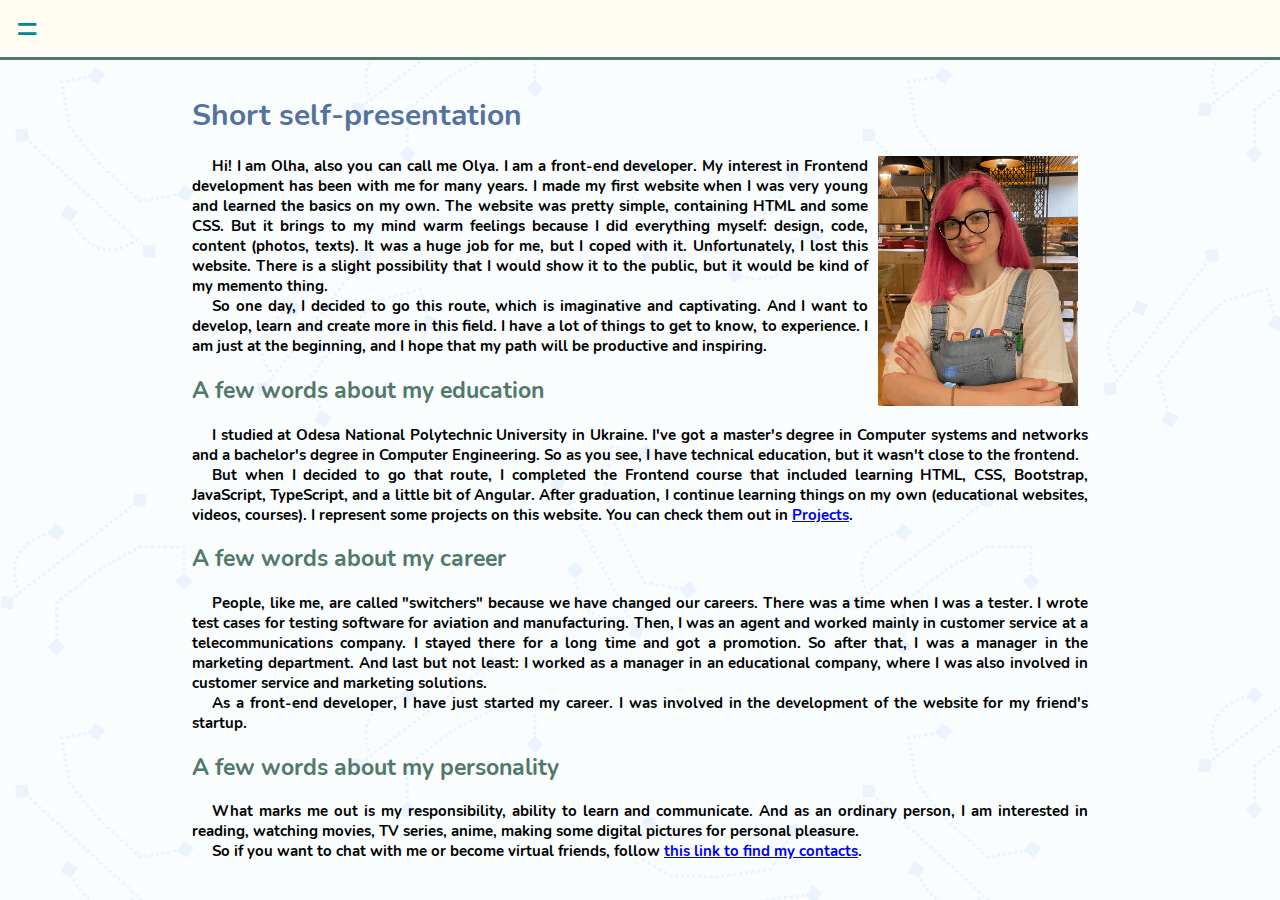
<file: doc/about.html>
<!DOCTYPE html>
<html lang="en">
<head>
    <meta charset="UTF-8">
    <meta http-equiv="X-UA-Compatible" content="IE=edge">
    <meta name="viewport" content="width=device-width, initial-scale=1.0">
    <meta name="author" content="Olha Hubych">
    <title>About Olha</title>

    <link rel="icon" href="../favicon.png">
    <link rel="stylesheet" href="../css/style.css">
</head>
<body class="bg-style-body">
    <div class="navigation-block">
        <button class="open-nav" id="openNav">&#61;</button>
        <nav>
            <div class="moving-nav" id="movingNav">
                <button class="close-nav" id="closeNav">&times;</button>
                <div class="menu-part moving-nav-links">
                    <a href="../index.html">Main</a>
                    <a href="./projects.html">Projects</a>
                    <a href="./contacts.html">Contacts</a>
                    <a href="./contacts.html#sayHi">Say Hi</a>
                </div>
            </div>
        </nav>
    </div>
    <main class="about">
        <div class="text">
            <h1>Short self-presentation</h1>
            <img src="../img/aboutMePic.png" alt="Olha - Front photo">
            <p>
                Hi! I am Olha, also you can call me Olya. I am a front-end developer. My interest in Frontend development has been with me for many years. 
                I made my first website when I was very young and learned the basics on my own. The website was pretty simple, containing HTML and some CSS. 
                But it brings to my mind warm feelings because I did everything myself: design, code, content (photos, texts). It was a huge job for me, 
                but I coped with it. Unfortunately, I lost this website. There is a slight possibility that I would show it to the public, but it would be 
                kind of my memento thing.
            </p>
            <p>
                So one day, I decided to go this route, which is imaginative and captivating. And I want to develop, learn and create more in this field. 
                I have a lot of things to get to know, to experience. I am just at the beginning, and I hope that my path will be productive and inspiring. 
            </p>
            <h2>A few words about my education</h2>
            <p>
                I studied at Odesa National Polytechnic University in Ukraine.
                I've got a master's degree in Computer systems and networks and a bachelor's degree in Computer Engineering. So as you see, I have technical education, 
                but it wasn't close to the frontend. 
            </p>
            <p>
                But when I decided to go that route, I completed the Frontend course that included learning HTML, CSS, Bootstrap, JavaScript, TypeScript, and a little 
                bit of Angular. After graduation, I continue learning things on my own (educational websites, videos, courses). I represent some projects on this website. 
                You can check them out in <a href="http://olhahubych.com/doc/projects.html" target="_self">Projects</a>. 
            </p>
            
            <h2>A few words about my career</h2>
            <p>
                People, like me, are called "switchers" because we have changed our careers. There was a time when I was a tester. I wrote test cases for testing software 
                for aviation and manufacturing. Then, I was an agent and worked mainly in customer service at a telecommunications company. I stayed there for a long time 
                and got a promotion. So after that, I was a manager in the marketing department. And last but not least: I worked as a manager in an educational company, 
                where I was also involved in customer service and marketing solutions. 
            </p>
            <p>
                As a front-end developer, I have just started my career. I was involved in the 
                development of the website for my friend's startup. 
            </p>

            <h2>A few words about my personality</h2>
            <p>
                What marks me out is my responsibility, ability to learn and communicate. And as an ordinary person, I am interested in reading, watching movies, TV series, anime, making some digital pictures for personal pleasure. 
            </p>
            <p>
                So if you want to chat with me or become virtual friends, follow <a href="http://olhahubych.com/doc/contacts.html">this link to find my contacts</a>.
            </p>
        </div> 
    </main>
    <script src="../js/projects.js"></script>
</body>
</html>
</file>
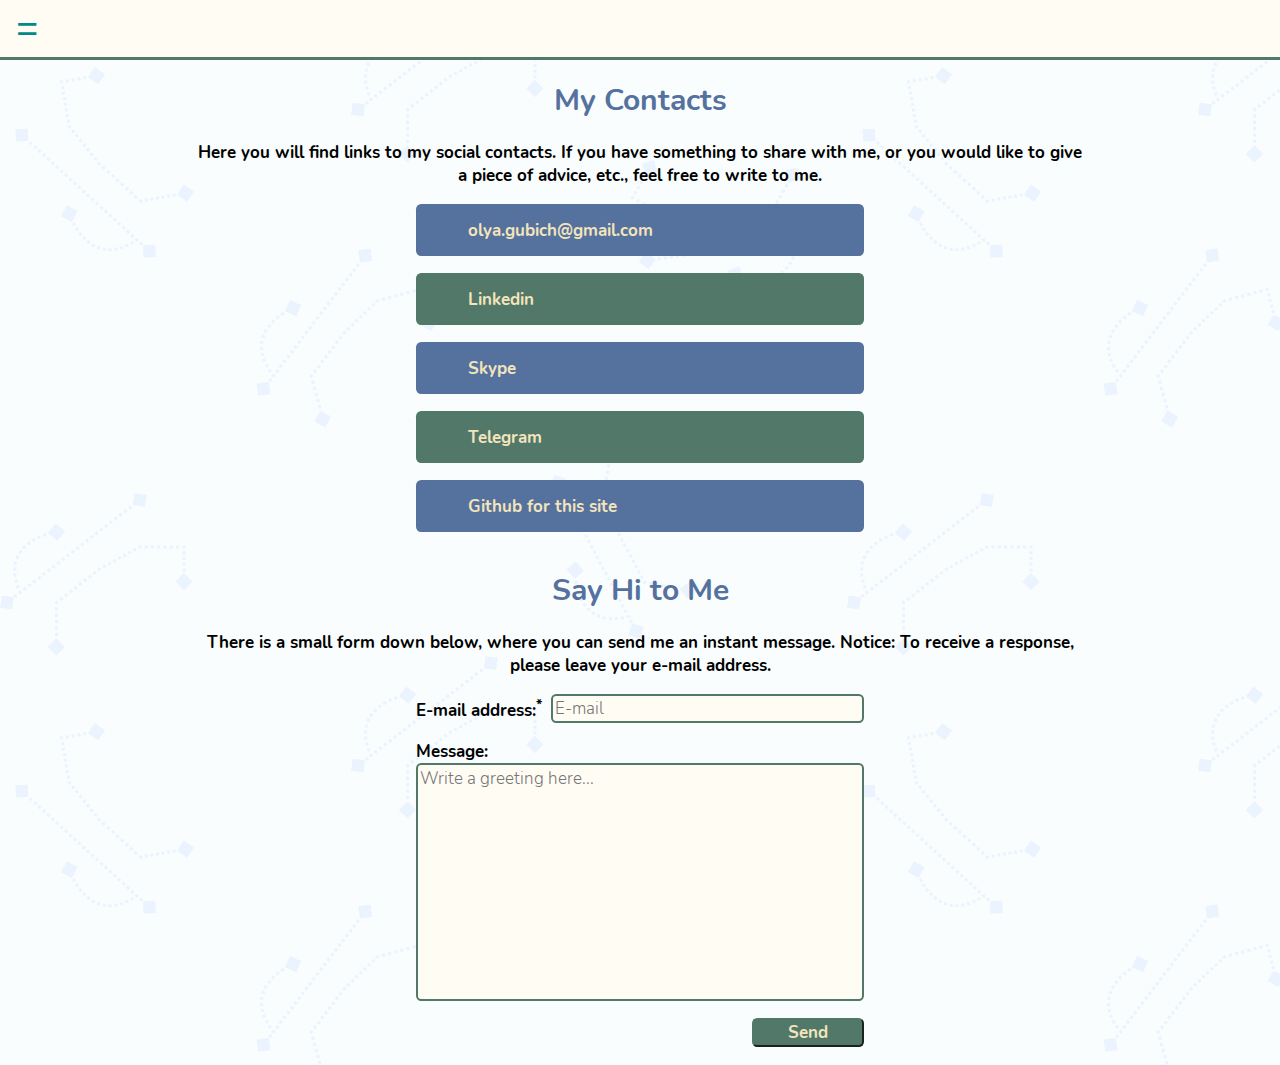
<file: doc/contacts.html>
<!DOCTYPE html>
<html lang="en">
    <head>
        <meta charset="UTF-8">
        <meta http-equiv="X-UA-Compatible" content="IE=edge">
        <meta name="viewport" content="width=device-width, initial-scale=1.0">
        <meta name="author" content="Olha Hubych">
        <title>Contacts</title>
    
        <link rel="icon" href="../favicon.png">
        <link rel="stylesheet" href="../css/style.css">
        <link rel="stylesheet" href="https://cdnjs.cloudflare.com/ajax/libs/font-awesome/5.15.3/css/all.min.css" integrity="sha512-iBBXm8fW90+nuLcSKlbmrPcLa0OT92xO1BIsZ+ywDWZCvqsWgccV3gFoRBv0z+8dLJgyAHIhR35VZc2oM/gI1w==" crossorigin="anonymous" referrerpolicy="no-referrer" />
    </head>
<body class="bg-style-body">
    <div class="navigation-block">
        <button class="open-nav" id="openNav">&#61;</button>
        <nav>
            <div class="moving-nav" id="movingNav">
                <button class="close-nav" id="closeNav">&times;</button>
                <div class="menu-part moving-nav-links">
                    <a href="../index.html">Main</a>
                    <a href="./about.html">About Me</a>
                    <a href="./projects.html">Projects</a>
                </div>
            </div>
        </nav>
    </div>
    <main class="contacts">
        <h1>My Contacts</h1>
        <p>Here you will find links to my social contacts. If you have something to share with me, 
            or you would like to give a piece of advice, etc., feel free to write to me.
        </p>
        <ul>
            <li><a href="mailto:olya.gubich@gmail.com"><i class="icon-style fas fa-envelope"></i>olya.gubich@gmail.com </a></li>
            <li><a href="https://linkedin.com/in/olha-hubych" target="_blank"><i class="icon-style fab fa-linkedin"></i>Linkedin</a></li>
            <li><a href="skype:o.gubich?chat"><i class="icon-style fab fa-skype"></i>Skype</a></li>
            <li><a href="https://t.me/olhahubych"><i class="icon-style fab fa-telegram"></i>Telegram</a></li>
            <li><a href="https://github.com/OlhaHubych/Portfolio" target="_blank"><i class="icon-style fab fa-github-square"></i>Github for this site</a></li>
        </ul>

        <h1 id="sayHi">Say Hi to Me</h1>
        <p>There is a small form down below, where you can send me an instant message. Notice: To receive a response, please leave your e-mail address.</p>
        
        <form action="sendMessage.php" method="post" class="formMsgBox">
            <div class="emailBox">  
                <label for="email">E-mail address:<sup>*</sup></label>
                <input type="email" id="email" placeholder="E-mail" required name="email">
            </div>
            <label for="msgToMe">Message:</label>
            <textarea name="messageToMe" id="msgToMe" class="textBox" cols="50" rows="10" maxlength="500" placeholder="Write a greeting here..." required></textarea>
            <button class="sendMsgBtn" type="submit">Send</button>
        </form>

    </main>
    <script src="../js/projects.js"></script>
</body>
</html>
</file>
<file: css/style.css>
@font-face {
  font-family: forAllSite;
  src: url(../fonts/Nunito/Nunito-Light.ttf);
}

@font-face {
  font-family: forAllSiteBold;
  src: url(../fonts/Nunito/Nunito-Bold.ttf);
}

@font-face {
  font-family: forNavigationLinks;
  src: url(../fonts/Itim/Itim-Regular.ttf);
}

nav {
  height: 100vh;
  width: 100%;
  display: -webkit-box;
  display: -ms-flexbox;
  display: flex;
}

nav .menu-part {
  width: 45%;
  background-color: #fffcf4;
  display: -webkit-box;
  display: -ms-flexbox;
  display: flex;
  -webkit-box-orient: vertical;
  -webkit-box-direction: normal;
      -ms-flex-direction: column;
          flex-direction: column;
  -webkit-box-pack: center;
      -ms-flex-pack: center;
          justify-content: center;
  -webkit-box-align: center;
      -ms-flex-align: center;
          align-items: center;
}

nav .menu-part a {
  height: 50px;
  font-size: 2rem;
  font-family: forNavigationLinks;
  letter-spacing: 5px;
  text-decoration: none;
  color: #517869;
}

nav .menu-part a:hover {
  color: #008b8b;
}

nav .menu-part a:hover::after {
  content: "\2022";
  display: block;
  line-height: 0.2;
  width: -webkit-fit-content;
  width: -moz-fit-content;
  width: fit-content;
  height: -webkit-fit-content;
  height: -moz-fit-content;
  height: fit-content;
  margin: 0 auto;
  color: #9e9e9e;
}

@media screen and (max-width: 320px) {
  nav .menu-part a {
    font-size: 1.5rem;
    height: 35px;
  }
}

@media screen and (min-width: 321px) and (max-width: 425px) {
  nav .menu-part a {
    font-size: 1.5rem;
    height: 40px;
  }
}

@media screen and (min-width: 426px) and (max-width: 768px) {
  nav .menu-part a {
    font-size: 2rem;
    height: 45px;
  }
}

.navigation-block {
  width: 100%;
  height: 60px;
  background-color: #fffcf4;
  border-bottom: 3px solid #517869;
  display: -webkit-box;
  display: -ms-flexbox;
  display: flex;
  -webkit-box-pack: justify;
      -ms-flex-pack: justify;
          justify-content: space-between;
}

.navigation-block .open-nav {
  width: 57px;
  height: 57px;
  border: none;
  padding: 0;
  background-color: #fffcf4;
  color: #517869;
  font-size: 2rem;
  cursor: pointer;
}

.navigation-block .open-nav:hover {
  color: #008b8b;
}

@media screen and (min-width: 769px) {
  .navigation-block .open-nav {
    font-size: 2.5rem;
  }
}

.navigation-block .moving-nav {
  display: -webkit-box;
  display: -ms-flexbox;
  display: flex;
  margin: 0;
  padding: 0;
  width: 100%;
  height: 0;
  position: fixed;
  top: 0;
  left: 0;
  z-index: 1;
  overflow-y: hidden;
  background-color: #fffcf4;
  -webkit-transition: 1s ease-out;
  transition: 1s ease-out;
}

.navigation-block .moving-nav .moving-nav-links {
  width: 100%;
}

.navigation-block .moving-nav .moving-nav-links a {
  -webkit-transition: 0.1s;
  transition: 0.1s;
  overflow: hidden;
}

.navigation-block .moving-nav .close-nav {
  position: absolute;
  top: 0;
  left: 0;
  width: 59px;
  height: 59px;
  padding: 0;
  font-size: 2rem;
  border: none;
  background-color: #fffcf4;
  color: #517869;
  cursor: pointer;
}

.navigation-block .moving-nav .close-nav:hover {
  color: #008b8b;
}

@media screen and (min-width: 769px) {
  .navigation-block .moving-nav .close-nav {
    font-size: 2.5rem;
  }
}

.img-part {
  width: 55%;
}

.img-part img {
  width: 100%;
  height: 100vh;
  -o-object-fit: cover;
     object-fit: cover;
}

@font-face {
  font-family: forAllSite;
  src: url(../fonts/Nunito/Nunito-Light.ttf);
}

@font-face {
  font-family: forAllSiteBold;
  src: url(../fonts/Nunito/Nunito-Bold.ttf);
}

@font-face {
  font-family: forNavigationLinks;
  src: url(../fonts/Itim/Itim-Regular.ttf);
}

section {
  width: 100%;
  height: -webkit-fit-content;
  height: -moz-fit-content;
  height: fit-content;
  padding: 0 10px;
  font-family: forAllSite;
}

section > h1 {
  font-family: forAllSiteBold;
  font-size: 2rem;
  text-align: center;
  color: #55719e;
}

@media screen and (max-width: 425px) {
  section > h1 {
    font-size: 1.5rem;
  }
}

section .projects-grid {
  display: -ms-grid;
  display: grid;
  -ms-grid-rows: auto;
      grid-template-rows: auto;
  gap: 10px;
  width: 100%;
  height: -webkit-fit-content;
  height: -moz-fit-content;
  height: fit-content;
  margin-bottom: 10px;
}

section .projects-grid .block {
  -ms-flex-item-align: stretch;
      align-self: stretch;
  height: 100%;
  background-color: #55719e;
  color: #f3e4bb;
  display: -webkit-box;
  display: -ms-flexbox;
  display: flex;
  -webkit-box-orient: vertical;
  -webkit-box-direction: normal;
      -ms-flex-direction: column;
          flex-direction: column;
  border-radius: 2em;
  text-align: center;
}

section .projects-grid .block .image {
  width: 100%;
  height: 200px;
  display: -webkit-box;
  display: -ms-flexbox;
  display: flex;
  -webkit-box-orient: vertical;
  -webkit-box-direction: normal;
      -ms-flex-direction: column;
          flex-direction: column;
  color: white;
  position: relative;
}

section .projects-grid .block .image img {
  width: 100%;
  height: 200px;
  border-radius: 2em;
  -o-object-fit: cover;
     object-fit: cover;
}

section .projects-grid .block .image .tech-btn {
  width: 100%;
  height: -webkit-fit-content;
  height: -moz-fit-content;
  height: fit-content;
  font-size: 1.15rem;
  border-bottom-left-radius: 1.7em;
  border-bottom-right-radius: 1.7em;
  -webkit-backdrop-filter: blur(2px) brightness(0.8);
          backdrop-filter: blur(2px) brightness(0.8);
  position: absolute;
  bottom: -0.5%;
  -webkit-user-select: none;
     -moz-user-select: none;
      -ms-user-select: none;
          user-select: none;
  outline: none;
}

section .projects-grid .block .image .tech-btn ul {
  list-style: none;
  padding: 0;
  margin: 10px 0;
  display: -webkit-box;
  display: -ms-flexbox;
  display: flex;
  -webkit-box-pack: space-evenly;
      -ms-flex-pack: space-evenly;
          justify-content: space-evenly;
  outline: none;
}

section .projects-grid .block .image .tech-btn ul li {
  position: relative;
  line-height: 1;
  outline: none;
  /*
                            .fab {
                                &:hover + .popout-menu {
                                    visibility: visible;
                                }
                            }
                            */
}

section .projects-grid .block .image .tech-btn ul li .popout-menu {
  position: absolute;
  bottom: 100%;
  left: -180%;
  visibility: hidden;
  width: 70px;
  padding: 2px 0;
  background-color: azure;
  color: black;
  font-size: 0.8rem;
  outline: none;
}

section .projects-grid .block .description {
  width: 100%;
  height: 100%;
  padding: 0 5px;
  display: -webkit-box;
  display: -ms-flexbox;
  display: flex;
  -webkit-box-orient: vertical;
  -webkit-box-direction: normal;
      -ms-flex-direction: column;
          flex-direction: column;
  -webkit-box-pack: justify;
      -ms-flex-pack: justify;
          justify-content: space-between;
}

section .projects-grid .block .description .mark-link-text > a {
  font-family: forAllSite;
  color: #f3e4bb;
}

section .projects-grid .block .description .mark-link-text > a:visited {
  color: #c1c1fd;
}

section .projects-grid .block .description ul {
  list-style: none;
  padding: 0;
  display: -webkit-box;
  display: -ms-flexbox;
  display: flex;
  -ms-flex-wrap: wrap;
      flex-wrap: wrap;
  -webkit-box-pack: space-evenly;
      -ms-flex-pack: space-evenly;
          justify-content: space-evenly;
}

section .projects-grid .block .description ul li a {
  display: block;
  text-decoration: none;
  font-family: forAllSiteBold;
  font-weight: bold;
  line-height: 37px;
  height: 40px;
  border-radius: 20px;
  background-color: #bed1e7;
  border: 2px solid #08b6f1;
}

section .projects-grid .block .description ul li:first-child {
  width: 140px;
}

section .projects-grid .block .description ul li:last-child {
  width: 40px;
}

@supports (-moz-appearance: none) {
  section .projects-grid .block .tech-btn {
    background: rgba(125, 125, 118, 0.7);
  }
}

@media screen and (max-width: 250px) {
  section {
    width: -webkit-fit-content;
    width: -moz-fit-content;
    width: fit-content;
  }
  .description {
    height: -webkit-fit-content;
    height: -moz-fit-content;
    height: fit-content;
  }
}

@media screen and (min-width: 401px) and (max-width: 530px) {
  section {
    width: 95%;
    margin: 0 auto;
  }
  .projects-grid {
    -ms-grid-columns: (1fr)[1];
        grid-template-columns: repeat(1, 1fr);
    -ms-grid-column-align: center;
        justify-self: center;
    width: -webkit-fit-content;
    width: -moz-fit-content;
    width: fit-content;
    margin: 0 auto;
  }
}

@media screen and (min-width: 531px) and (max-width: 800px) {
  .projects-grid {
    -ms-grid-columns: (1fr)[2];
        grid-template-columns: repeat(2, 1fr);
  }
}

@media screen and (min-width: 801px) and (max-width: 1060px) {
  .projects-grid {
    -ms-grid-columns: (1fr)[3];
        grid-template-columns: repeat(3, 1fr);
  }
}

@media screen and (min-width: 1061px) and (max-width: 1450px) {
  .projects-grid {
    -ms-grid-columns: (1fr)[4];
        grid-template-columns: repeat(4, 1fr);
  }
}

@media screen and (min-width: 1451px) and (max-width: 2000px) {
  .projects-grid {
    -ms-grid-columns: (1fr)[5];
        grid-template-columns: repeat(5, 1fr);
  }
  .projects-grid .block:last-child {
    -ms-grid-column: 3;
    grid-column: 3/3;
  }
}

@media screen and (min-width: 2001px) {
  .projects-grid {
    -ms-grid-columns: (1fr)[6];
        grid-template-columns: repeat(6, 1fr);
  }
}

@font-face {
  font-family: forAllSite;
  src: url(../fonts/Nunito/Nunito-Light.ttf);
}

@font-face {
  font-family: forAllSiteBold;
  src: url(../fonts/Nunito/Nunito-Bold.ttf);
}

@font-face {
  font-family: forNavigationLinks;
  src: url(../fonts/Itim/Itim-Regular.ttf);
}

.bg-style-body {
  background-image: url(../img/bg.png);
  background-color: #F9FDFD;
}

.bg-style-body .about {
  font-family: forAllSiteBold;
  font-size: 1rem;
}

.bg-style-body .about .text {
  width: 70%;
  margin: 0 auto;
  text-align: justify;
  padding: 15px 0;
}

.bg-style-body .about .text h1 {
  text-align: left;
  color: #55719e;
}

.bg-style-body .about .text h2 {
  text-align: left;
  color: #517869;
}

.bg-style-body .about .text img {
  float: right;
  width: 200px;
  height: 250px;
  margin: 0 10px;
}

.bg-style-body .about .text p {
  text-indent: 20px;
  margin: 0;
}

@media screen and (max-width: 320px) {
  .bg-style-body .about {
    font-size: 0.8rem;
  }
  .bg-style-body .about .text {
    width: 90%;
  }
  .bg-style-body .about .text img {
    display: block;
    margin: 0 auto 10px;
    float: none;
    width: 60%;
    height: auto;
  }
  .bg-style-body .about .text h1 {
    font-size: 1.5rem;
  }
}

@media screen and (min-width: 321px) and (max-width: 425px) {
  .bg-style-body .about .text {
    font-size: 0.9rem;
  }
  .bg-style-body .about .text h1 {
    font-size: 1.5rem;
  }
}

@media screen and (min-width: 321px) and (max-width: 666px) {
  .bg-style-body .about .text {
    width: 90%;
  }
  .bg-style-body .about .text img {
    display: block;
    margin: 0 auto 10px;
    float: none;
  }
}

@font-face {
  font-family: forAllSite;
  src: url(../fonts/Nunito/Nunito-Light.ttf);
}

@font-face {
  font-family: forAllSiteBold;
  src: url(../fonts/Nunito/Nunito-Bold.ttf);
}

@font-face {
  font-family: forNavigationLinks;
  src: url(../fonts/Itim/Itim-Regular.ttf);
}

.contacts {
  font-family: forAllSiteBold;
  font-size: 1.15rem;
  text-align: center;
  width: 70%;
  margin: 0 auto;
}

.contacts h1 {
  color: #55719e;
  font-size: 2rem;
}

.contacts ul {
  width: 50%;
  margin: 0 auto;
  display: -webkit-box;
  display: -ms-flexbox;
  display: flex;
  -webkit-box-orient: vertical;
  -webkit-box-direction: normal;
      -ms-flex-direction: column;
          flex-direction: column;
  list-style: none;
  padding: 0;
}

.contacts ul li a {
  display: -webkit-box;
  display: -ms-flexbox;
  display: flex;
  width: 100%;
  -webkit-box-orient: horizontal;
  -webkit-box-direction: reverse;
      -ms-flex-direction: row-reverse;
          flex-direction: row-reverse;
  -webkit-box-align: center;
      -ms-flex-align: center;
          align-items: center;
  -webkit-box-pack: justify;
      -ms-flex-pack: justify;
          justify-content: space-between;
  min-height: 3em;
  margin-bottom: 1em;
  padding: 0 3em;
  border-radius: 0.3em;
  background-color: #55719e;
  color: #f3e4bb;
  text-decoration: none;
}

.contacts ul li a .icon-style {
  color: #f3e4bb;
  font-size: 2rem;
  -webkit-transform: rotate(9deg);
          transform: rotate(9deg);
}

.contacts ul li:nth-child(even) a {
  background-color: #517869;
}

.contacts .formMsgBox {
  display: -webkit-box;
  display: -ms-flexbox;
  display: flex;
  -webkit-box-orient: vertical;
  -webkit-box-direction: normal;
      -ms-flex-direction: column;
          flex-direction: column;
  margin: 0 auto;
}

.contacts .formMsgBox > label {
  -ms-flex-item-align: start;
      align-self: flex-start;
}

.contacts .formMsgBox .textBox {
  resize: none;
  border: 2px solid #517869;
  border-radius: 0.3em;
  margin-bottom: 1em;
  font-family: forAllSite;
  font-size: 1.15rem;
  outline: none;
  background-color: #fffcf4;
}

.contacts .formMsgBox .textBox:focus {
  border-color: #55719e;
}

.contacts .formMsgBox .emailBox {
  display: -webkit-box;
  display: -ms-flexbox;
  display: flex;
  -webkit-box-pack: start;
      -ms-flex-pack: start;
          justify-content: flex-start;
  margin-bottom: 1em;
}

.contacts .formMsgBox .emailBox label {
  margin-right: 0.5em;
}

.contacts .formMsgBox .emailBox input {
  -webkit-box-flex: 1;
      -ms-flex-positive: 1;
          flex-grow: 1;
  border: 2px solid #517869;
  border-radius: 0.3em;
  font-family: forAllSite;
  font-size: 1.15rem;
  outline: none;
  background-color: #fffcf4;
}

.contacts .formMsgBox .emailBox input:focus {
  border-color: #55719e;
}

.contacts .formMsgBox .sendMsgBtn {
  width: 25%;
  -ms-flex-item-align: end;
      align-self: flex-end;
  outline: none;
  margin-bottom: 1em;
  border-color: #517869;
  border-radius: 0.3em;
  background-color: #517869;
  color: #f3e4bb;
  font-family: forAllSiteBold;
  font-size: 1.15rem;
}

@media screen and (max-width: 320px) {
  .contacts {
    width: 100%;
    font-size: 0.9rem;
    padding: 0 15px;
  }
  .contacts h1 {
    font-size: 1.5rem;
  }
  .contacts ul li a {
    -ms-flex-wrap: wrap;
        flex-wrap: wrap;
  }
  .contacts .formMsgBox .emailBox > input,
  .contacts .formMsgBox .textBox,
  .contacts .formMsgBox .sendMsgBtn {
    font-size: 0.9rem;
  }
}

@media screen and (min-width: 321px) and (max-width: 425px) {
  .contacts {
    width: 90%;
    font-size: 0.9rem;
  }
  .contacts h1 {
    font-size: 1.5rem;
  }
  .contacts .formMsgBox .emailBox > input,
  .contacts .formMsgBox .textBox,
  .contacts .formMsgBox .sendMsgBtn {
    font-size: 0.9rem;
  }
}

@media screen and (max-width: 500px) {
  .contacts ul li a {
    padding: 0 1em;
  }
}

@media screen and (max-width: 610px) {
  .contacts .formMsgBox .emailBox {
    -webkit-box-orient: vertical;
    -webkit-box-direction: normal;
        -ms-flex-direction: column;
            flex-direction: column;
  }
  .contacts .formMsgBox .emailBox > label {
    -ms-flex-item-align: start;
        align-self: flex-start;
  }
}

@media screen and (max-width: 900px) {
  .contacts ul {
    width: 100%;
  }
}

@media screen and (min-width: 901px) and (max-width: 960px) {
  .contacts ul li a {
    padding: 0 1em;
  }
}

@media screen and (min-width: 1150px) {
  .formMsgBox {
    width: 50%;
  }
}

html {
  font-size: 15px;
}

* {
  -webkit-box-sizing: border-box;
          box-sizing: border-box;
}

body {
  margin: 0;
  padding: 0;
}
/*# sourceMappingURL=style.css.map */
</file>
